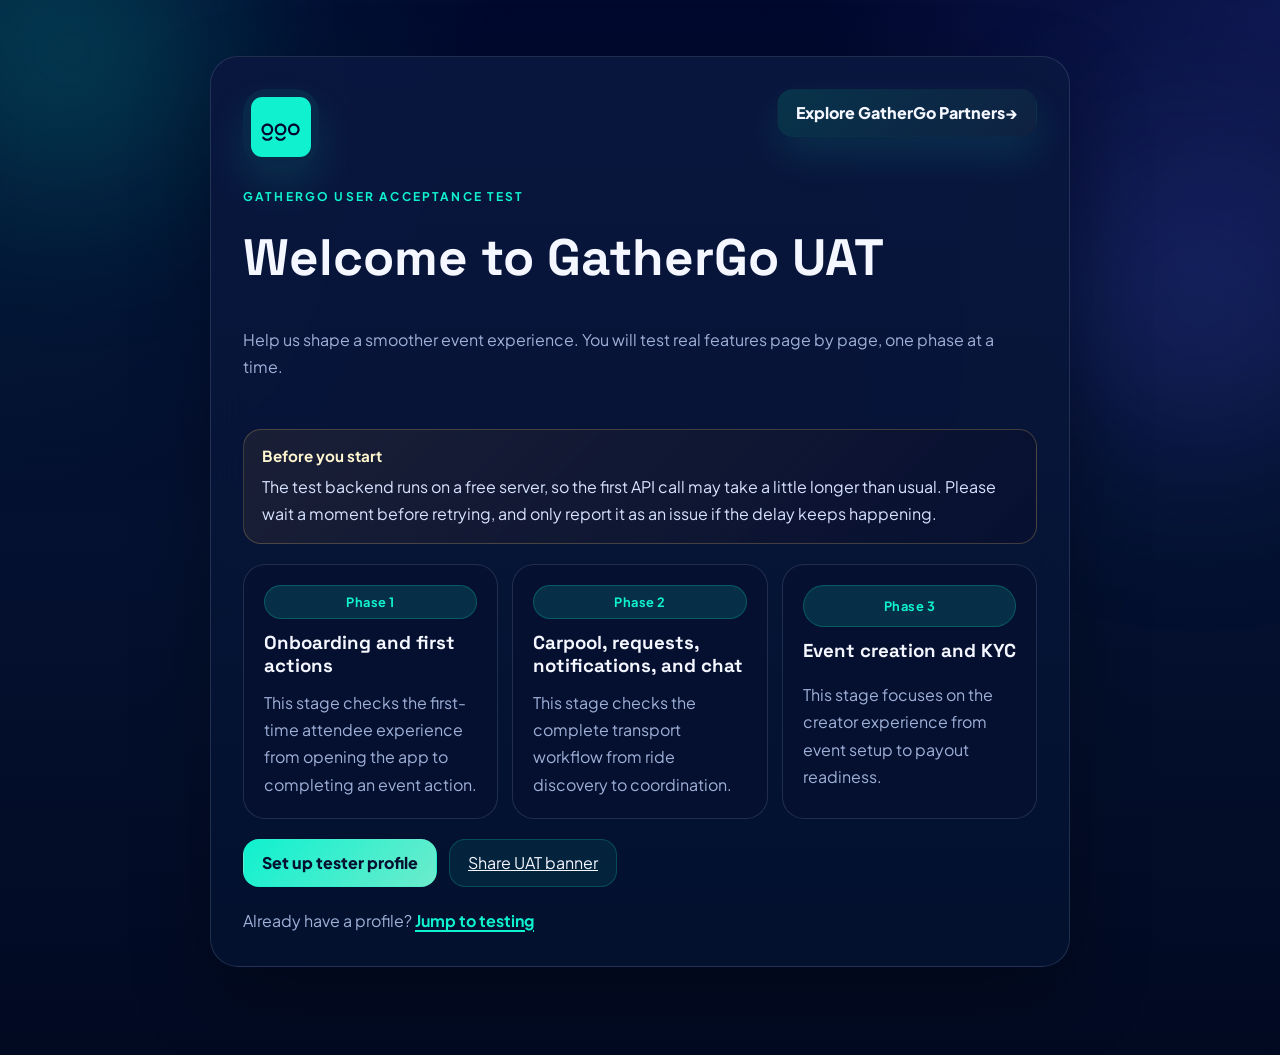
<file: index.html>
<!doctype html>
<html lang="en">
  <head>
    <meta charset="UTF-8" />
    <meta name="viewport" content="width=device-width, initial-scale=1.0" />
    <title>GatherGo UAT Hub</title>
    <meta
      name="description"
      content="A lightweight GatherGo user acceptance testing hub with phased instructions, ratings, comments, and issue reporting."
    />
    <link rel="preconnect" href="https://fonts.googleapis.com" />
    <link rel="preconnect" href="https://fonts.gstatic.com" crossorigin />
    <link
      href="https://fonts.googleapis.com/css2?family=Plus+Jakarta+Sans:wght@400;500;600;700;800&family=Space+Grotesk:wght@500;700&display=swap"
      rel="stylesheet"
    />
    <link rel="stylesheet" href="./styles.css" />
  </head>
  <body>
    <div class="app-shell"></div>

    <div id="toast-root" class="toast-root" aria-live="polite" aria-atomic="true"></div>

    <script src="./config.js"></script>
    <script src="./script.js"></script>
  </body>
</html>
</file>
<file: styles.css>
*,
*::before,
*::after {
  box-sizing: border-box;
}

:root {
  --bg: #01082e;
  --bg-soft: #03122f;
  --bg-mid: #0a173f;
  --card: rgba(10, 23, 63, 0.88);
  --card-strong: rgba(16, 28, 69, 0.96);
  --line: rgba(159, 176, 216, 0.18);
  --line-strong: rgba(15, 241, 207, 0.28);
  --accent: #0ff1cf;
  --accent-soft: rgba(15, 241, 207, 0.12);
  --accent-glow: rgba(15, 241, 207, 0.18);
  --success: #65f5c7;
  --warning: #ffd76a;
  --danger: #ff8fa9;
  --text: #f4f7ff;
  --muted: #9fb0d8;
  --muted-strong: #d8e3ff;
  --shadow: 0 32px 80px rgba(0, 0, 0, 0.28);
  --radius: 28px;
  --radius-sm: 18px;
  --transition: 180ms ease;
}

html {
  scroll-behavior: smooth;
}

body {
  margin: 0;
  min-height: 100vh;
  background:
    radial-gradient(circle at top left, rgba(15, 241, 207, 0.09), transparent 30%),
    radial-gradient(circle at top right, rgba(86, 105, 255, 0.16), transparent 28%),
    linear-gradient(180deg, #01082e 0%, #041130 50%, #020a22 100%);
  color: var(--text);
  font-family: "Plus Jakarta Sans", "Segoe UI", sans-serif;
}

button,
input,
select,
textarea {
  font: inherit;
}

button {
  cursor: pointer;
}

a {
  color: inherit;
}

.app-shell {
  position: relative;
  overflow: hidden;
  width: min(1240px, calc(100% - 32px));
  margin: 0 auto;
  padding: 24px 0 56px;
}

.ambient {
  position: fixed;
  border-radius: 999px;
  filter: blur(90px);
  pointer-events: none;
  z-index: 0;
}

.ambient-left {
  top: -80px;
  left: -60px;
  width: 260px;
  height: 260px;
  background: rgba(15, 241, 207, 0.18);
}

.ambient-right {
  right: -80px;
  top: 140px;
  width: 320px;
  height: 320px;
  background: rgba(86, 105, 255, 0.18);
}

.panel {
  position: relative;
  z-index: 1;
  background: linear-gradient(180deg, rgba(10, 23, 63, 0.94), rgba(3, 18, 47, 0.94));
  border: 1px solid var(--line);
  border-radius: var(--radius);
  box-shadow: var(--shadow);
  backdrop-filter: blur(18px);
}

.welcome-container,
.profile-container {
  position: relative;
  z-index: 1;
}

.welcome-card,
.profile-card {
  display: grid;
  gap: 20px;
  padding: 32px;
}

.welcome-topline {
  display: flex;
  align-items: flex-start;
  justify-content: space-between;
  gap: 16px;
}

.welcome-logo,
.profile-logo {
  margin-bottom: 4px;
}

.welcome-top-cta {
  background:
    linear-gradient(135deg, rgba(15, 241, 207, 0.16), rgba(124, 231, 255, 0.08)),
    rgba(7, 16, 49, 0.9);
  color: var(--text);
  border-color: rgba(15, 241, 207, 0.28);
  box-shadow: 0 18px 40px rgba(15, 241, 207, 0.12);
  font-weight: 800;
  text-decoration: none;
  white-space: nowrap;
}

.welcome-top-cta:hover:not(:disabled) {
  border-color: rgba(15, 241, 207, 0.4);
  box-shadow: 0 24px 52px rgba(15, 241, 207, 0.18);
}

.welcome-title {
  margin: 0;
  font-family: "Space Grotesk", "Plus Jakarta Sans", sans-serif;
  font-size: clamp(2.2rem, 4vw, 3.8rem);
  line-height: 1.02;
}

.welcome-copy,
.profile-copy {
  margin: 0;
}

.welcome-phase-grid {
  display: grid;
  grid-template-columns: repeat(3, minmax(0, 1fr));
  gap: 14px;
}

.service-disclaimer {
  display: grid;
  gap: 8px;
  padding: 16px 18px;
  border-radius: 18px;
  border: 1px solid rgba(255, 215, 106, 0.22);
  background:
    linear-gradient(135deg, rgba(255, 215, 106, 0.08), rgba(7, 16, 49, 0.94)),
    rgba(7, 16, 49, 0.86);
}

.service-disclaimer strong {
  color: #fff6cf;
  font-size: 0.95rem;
}

.service-disclaimer p {
  margin: 0;
  color: var(--muted-strong);
  line-height: 1.7;
}

.welcome-phase-card {
  display: grid;
  gap: 12px;
  padding: 20px;
  border-radius: 22px;
  border: 1px solid var(--line);
  background: rgba(7, 16, 49, 0.82);
}

.welcome-phase-card h3,
.profile-card h2 {
  margin: 0;
  font-family: "Space Grotesk", "Plus Jakarta Sans", sans-serif;
}

.welcome-phase-card p,
.welcome-footer {
  margin: 0;
  color: var(--muted);
  line-height: 1.7;
}

.button-link {
  padding: 0;
  border: 0;
  background: transparent;
  color: var(--accent);
  font-weight: 700;
  text-decoration: underline;
  text-decoration-thickness: 1.5px;
  text-underline-offset: 3px;
}

.button-link:hover {
  color: #76ffe8;
}

.hero {
  display: grid;
  grid-template-columns: minmax(0, 1.4fr) minmax(320px, 0.9fr);
  gap: 24px;
  padding: 28px;
}

.brand-row {
  display: flex;
  align-items: flex-start;
  gap: 18px;
}

.logo-mark {
  width: 76px;
  height: 76px;
  flex: 0 0 auto;
  border-radius: 24px;
  background: rgba(15, 241, 207, 0.08);
  padding: 8px;
  box-shadow: 0 20px 44px rgba(15, 241, 207, 0.12);
}

.logo-mark svg {
  display: block;
  width: 100%;
  height: 100%;
}

.eyebrow,
.section-label {
  margin: 0 0 8px;
  color: var(--accent);
  text-transform: uppercase;
  letter-spacing: 0.18em;
  font-size: 0.75rem;
  font-weight: 700;
}

.hero h1,
.section-heading h2,
.phase-heading h2 {
  margin: 0;
  font-family: "Space Grotesk", "Plus Jakarta Sans", sans-serif;
  line-height: 1.02;
}

.hero h1 {
  font-size: clamp(2.3rem, 4vw, 4.4rem);
  max-width: 11ch;
}

.hero-description,
.muted-copy,
.phase-summary,
.helper-copy,
.meta-copy,
.empty-copy {
  color: var(--muted);
  line-height: 1.7;
}

.hero-description {
  max-width: 65ch;
  margin: 22px 0 28px;
  font-size: 1rem;
}

.hero-points {
  display: grid;
  grid-template-columns: repeat(3, minmax(0, 1fr));
  gap: 12px;
}

.pill-card,
.hero-panel-card,
.feedback-box,
.summary-box,
.step-card,
.phase-banner,
.note-box,
.invite-card,
.stat-card {
  border-radius: 22px;
  border: 1px solid var(--line);
  background: rgba(7, 16, 49, 0.86);
}

.pill-card {
  min-height: 110px;
  padding: 16px;
}

.pill-label {
  display: inline-flex;
  align-items: center;
  padding: 6px 10px;
  border-radius: 999px;
  background: var(--accent-soft);
  color: var(--accent);
  font-size: 0.75rem;
  font-weight: 700;
  letter-spacing: 0.08em;
  text-transform: uppercase;
}

.pill-card strong {
  display: block;
  margin-top: 14px;
  font-size: 1rem;
  line-height: 1.45;
}

.hero-panel {
  display: flex;
  flex-direction: column;
  gap: 16px;
}

.hero-panel-card {
  padding: 18px;
}

.row-between,
.phase-topline,
.step-topline,
.inline-group,
.summary-header,
.invite-header,
.nav-item-topline,
.phase-progress-header {
  display: flex;
  align-items: center;
  justify-content: space-between;
  gap: 12px;
}

.status-badge {
  display: inline-flex;
  align-items: center;
  justify-content: center;
  min-height: 34px;
  padding: 6px 12px;
  border-radius: 999px;
  font-size: 0.8rem;
  font-weight: 700;
  letter-spacing: 0.04em;
  border: 1px solid transparent;
}

.status-badge.open {
  background: rgba(15, 241, 207, 0.14);
  color: var(--accent);
  border-color: rgba(15, 241, 207, 0.22);
}

.status-badge.complete {
  background: rgba(101, 245, 199, 0.14);
  color: var(--success);
  border-color: rgba(101, 245, 199, 0.24);
}

.status-badge.locked {
  background: rgba(255, 215, 106, 0.14);
  color: var(--warning);
  border-color: rgba(255, 215, 106, 0.24);
}

.status-badge.blocked {
  background: rgba(255, 143, 169, 0.14);
  color: var(--danger);
  border-color: rgba(255, 143, 169, 0.24);
}

.status-badge.neutral {
  background: rgba(159, 176, 216, 0.12);
  color: var(--muted-strong);
  border-color: var(--line);
}

.summary-stats {
  display: grid;
  grid-template-columns: repeat(3, minmax(0, 1fr));
  gap: 10px;
  margin-top: 18px;
}

.stat-card {
  padding: 14px;
}

.stat-label {
  display: block;
  color: var(--muted);
  font-size: 0.78rem;
  margin-bottom: 10px;
}

.stat-card strong {
  font-size: 1.1rem;
}

.phase-rail {
  display: grid;
  gap: 12px;
  margin-top: 18px;
}

.phase-rail-item {
  padding: 14px;
  border-radius: 18px;
  background: rgba(11, 21, 58, 0.88);
  border: 1px solid var(--line);
}

.phase-rail-item strong,
.phase-nav-item strong {
  display: block;
  margin-bottom: 4px;
  font-size: 0.98rem;
}

.phase-nav-item strong,
.phase-nav-item .nav-helper {
  color: var(--text);
}

.phase-meta,
.step-meta,
.nav-helper,
.inline-status,
.progress-copy,
.release-copy {
  color: var(--muted);
  font-size: 0.9rem;
}

.hero-actions,
.profile-actions,
.phase-actions,
.summary-actions,
.feedback-actions,
.invite-actions {
  display: flex;
  flex-wrap: wrap;
  gap: 12px;
}

.button {
  min-height: 48px;
  padding: 12px 18px;
  border-radius: 16px;
  border: 1px solid transparent;
  transition:
    transform var(--transition),
    background var(--transition),
    border-color var(--transition),
    opacity var(--transition);
}

.button:hover:not(:disabled) {
  transform: translateY(-1px);
}

.button:disabled {
  cursor: not-allowed;
  opacity: 0.6;
}

.button-primary {
  background: linear-gradient(135deg, #0ff1cf, #6ceccc);
  color: #041130;
  font-weight: 800;
}

.button-secondary {
  background: rgba(15, 241, 207, 0.08);
  color: var(--text);
  border-color: rgba(15, 241, 207, 0.2);
}

.button-ghost {
  background: transparent;
  color: var(--muted-strong);
  border-color: var(--line);
}

.main-layout {
  position: relative;
  z-index: 1;
  display: grid;
  gap: 18px;
  margin-top: 18px;
}

.testing-layout {
  max-width: 1040px;
  margin: 0 auto;
}

.profile-panel,
.profile-summary-panel,
.phase-nav,
.phase-section {
  padding: 24px;
}

.section-heading {
  display: flex;
  align-items: flex-end;
  justify-content: space-between;
  gap: 18px;
  margin-bottom: 18px;
}

.profile-form,
.feedback-form,
.summary-form {
  display: grid;
  gap: 14px;
}

.profile-form {
  grid-template-columns: repeat(4, minmax(0, 1fr));
  align-items: end;
}

.profile-form-single {
  display: grid;
  gap: 16px;
}

.profile-topline {
  display: flex;
  align-items: center;
  gap: 18px;
}

.profile-form label,
.profile-form-single label,
.feedback-form label,
.review-form label,
.summary-form label {
  display: grid;
  gap: 8px;
  color: var(--muted-strong);
  font-weight: 600;
}

input,
select,
textarea {
  width: 100%;
  padding: 14px 15px;
  border-radius: 16px;
  border: 1px solid rgba(143, 161, 203, 0.2);
  background: rgba(4, 17, 48, 0.88);
  color: var(--text);
  transition:
    border-color var(--transition),
    box-shadow var(--transition),
    background var(--transition);
}

input:focus,
select:focus,
textarea:focus {
  outline: none;
  border-color: rgba(15, 241, 207, 0.48);
  box-shadow: 0 0 0 4px rgba(15, 241, 207, 0.12);
}

textarea {
  min-height: 126px;
  resize: vertical;
}

.phase-nav {
  display: grid;
  grid-template-columns: repeat(3, minmax(0, 1fr));
  gap: 14px;
}

.phase-nav-item {
  border-radius: 22px;
  border: 1px solid var(--line);
  background: rgba(7, 16, 49, 0.78);
  padding: 18px;
  text-align: left;
  transition:
    border-color var(--transition),
    transform var(--transition),
    box-shadow var(--transition);
}

.phase-nav-item:hover {
  transform: translateY(-2px);
  border-color: var(--line-strong);
  box-shadow: 0 18px 36px rgba(0, 0, 0, 0.22);
}

.phase-nav-item.is-current {
  border-color: rgba(15, 241, 207, 0.42);
  box-shadow: 0 18px 42px rgba(15, 241, 207, 0.14);
}

.phases-root {
  display: grid;
  gap: 18px;
}

.phase-section {
  display: grid;
  gap: 20px;
}

.phase-heading {
  display: grid;
  gap: 12px;
}

.phase-heading h2 {
  font-size: clamp(1.6rem, 2.2vw, 2.4rem);
}

.phase-topline {
  align-items: flex-start;
}

.phase-objectives,
.step-list,
.watch-list {
  margin: 0;
  padding-left: 18px;
  color: var(--muted);
  display: grid;
  gap: 10px;
  line-height: 1.65;
}

.phase-objectives strong,
.step-card strong,
.summary-box strong,
.invite-card strong {
  color: var(--text);
}

.phase-banner,
.note-box,
.invite-card {
  padding: 18px;
}

.phase-progress {
  display: grid;
  gap: 10px;
}

.progress-bar {
  position: relative;
  height: 10px;
  border-radius: 999px;
  background: rgba(143, 161, 203, 0.12);
  overflow: hidden;
}

.progress-bar > span {
  position: absolute;
  inset: 0 auto 0 0;
  border-radius: inherit;
  background: linear-gradient(135deg, #0ff1cf, #7ce7ff);
  box-shadow: 0 0 26px rgba(15, 241, 207, 0.24);
}

.steps-grid {
  display: grid;
  gap: 16px;
}

.step-card {
  display: grid;
  gap: 18px;
  padding: 20px;
}

.step-topline {
  align-items: flex-start;
}

.step-number {
  display: inline-flex;
  align-items: center;
  justify-content: center;
  width: 38px;
  height: 38px;
  border-radius: 12px;
  background: rgba(15, 241, 207, 0.14);
  color: var(--accent);
  font-weight: 800;
}

.step-header {
  display: grid;
  gap: 4px;
  flex: 1;
}

.step-title {
  margin: 0;
  font-size: 1.08rem;
}

.step-subtitle {
  margin: 0;
  color: var(--muted);
  line-height: 1.65;
}

.step-layout {
  display: grid;
  grid-template-columns: minmax(0, 1fr) minmax(310px, 0.9fr);
  gap: 18px;
}

.meta-stack {
  display: flex;
  flex-wrap: wrap;
  gap: 10px;
}

.meta-chip {
  display: inline-flex;
  align-items: center;
  min-height: 36px;
  padding: 8px 12px;
  border-radius: 999px;
  background: rgba(15, 241, 207, 0.08);
  color: var(--muted-strong);
  border: 1px solid rgba(15, 241, 207, 0.16);
  font-size: 0.82rem;
}

.task-check {
  display: inline-flex;
  align-items: center;
  gap: 10px;
  color: var(--muted-strong);
  font-weight: 600;
}

.task-check input {
  width: 18px;
  height: 18px;
  margin: 0;
  accent-color: var(--accent);
}

.feedback-box,
.summary-box {
  padding: 18px;
}

.feedback-box .section-label,
.summary-box .section-label {
  margin-bottom: 12px;
}

.rating-row {
  display: flex;
  flex-wrap: wrap;
  gap: 10px;
}

.rating-chip {
  min-width: 64px;
  min-height: 46px;
  padding: 10px 12px;
  border-radius: 16px;
  border: 1px solid var(--line);
  background: rgba(11, 21, 58, 0.88);
  color: var(--muted-strong);
  font-weight: 700;
}

.rating-chip.is-selected {
  border-color: rgba(15, 241, 207, 0.34);
  background: rgba(15, 241, 207, 0.12);
  color: var(--accent);
}

.tag-row {
  display: flex;
  flex-wrap: wrap;
  gap: 10px;
}

.tag-chip {
  min-height: 38px;
  padding: 8px 12px;
  border-radius: 999px;
  border: 1px solid var(--line);
  background: transparent;
  color: var(--muted-strong);
  font-weight: 600;
}

.tag-chip.is-selected {
  background: rgba(15, 241, 207, 0.1);
  border-color: rgba(15, 241, 207, 0.28);
  color: var(--accent);
}

.severity-row {
  display: grid;
  grid-template-columns: minmax(0, 1fr) minmax(0, 1.4fr);
  gap: 12px;
}

.helper-copy {
  margin: 0;
  font-size: 0.92rem;
}

.phase-section.is-disabled .step-card,
.phase-section.is-disabled .summary-box {
  opacity: 0.62;
}

.phase-section.is-disabled .feedback-box *,
.phase-section.is-disabled .summary-box * {
  pointer-events: none;
}

.phase-section.is-disabled .button[data-allow-while-disabled="true"] {
  pointer-events: auto;
}

.summary-box {
  display: grid;
  gap: 16px;
}

.summary-form {
  grid-template-columns: minmax(0, 1fr) minmax(0, 1fr);
}

.summary-form .full-span {
  grid-column: 1 / -1;
}

.invite-card {
  display: grid;
  gap: 14px;
  background:
    linear-gradient(135deg, rgba(15, 241, 207, 0.12), rgba(10, 23, 63, 0.94)),
    rgba(7, 16, 49, 0.86);
  border-color: rgba(15, 241, 207, 0.24);
}

.invite-message {
  margin: 0;
  padding: 16px;
  border-radius: 16px;
  background: rgba(4, 17, 48, 0.82);
  border: 1px solid rgba(15, 241, 207, 0.14);
  color: var(--muted-strong);
  line-height: 1.7;
  white-space: pre-wrap;
}

.inline-status {
  min-height: 24px;
}

.inline-status.success {
  color: var(--success);
}

.inline-status.warning {
  color: var(--warning);
}

.inline-status.error {
  color: var(--danger);
}

.phase-nav-item.is-selected {
  border-color: rgba(15, 241, 207, 0.42);
  box-shadow: 0 18px 42px rgba(15, 241, 207, 0.14);
}

.stage-shell {
  padding: 24px;
}

.stage-header {
  display: grid;
  gap: 14px;
}

.stage-header h2 {
  margin: 0;
  font-family: "Space Grotesk", "Plus Jakarta Sans", sans-serif;
  font-size: clamp(1.5rem, 2.2vw, 2.1rem);
}

.stage-header-minimal {
  gap: 8px;
}

.stage-page {
  margin-top: 18px;
}

.gate-box,
.page-frame {
  display: grid;
  gap: 18px;
  padding: 22px;
  border-radius: 24px;
  border: 1px solid var(--line);
  background: rgba(7, 16, 49, 0.86);
}

.page-title {
  margin: 0;
  font-family: "Space Grotesk", "Plus Jakarta Sans", sans-serif;
  font-size: clamp(1.5rem, 2.2vw, 2.2rem);
}

.page-copy,
.page-note {
  margin: 0;
  color: var(--muted);
  line-height: 1.7;
}

.page-grid {
  display: grid;
  grid-template-columns: repeat(2, minmax(0, 1fr));
  gap: 16px;
}

.page-panel {
  padding: 18px;
  border-radius: 18px;
  border: 1px solid var(--line);
  background: rgba(4, 17, 48, 0.82);
}

.page-panel-support {
  display: grid;
  gap: 16px;
  background:
    linear-gradient(135deg, rgba(20, 217, 196, 0.12), rgba(4, 17, 48, 0.92)),
    rgba(4, 17, 48, 0.82);
  border-color: rgba(20, 217, 196, 0.24);
}

.page-panel-title {
  margin: 0 0 12px;
  font-size: 1rem;
}

.page-panel-copy {
  margin: 0;
  color: var(--muted);
  line-height: 1.65;
}

.page-list {
  margin: 0;
  padding-left: 18px;
  display: grid;
  gap: 10px;
  color: var(--muted-strong);
  line-height: 1.65;
}

.wizard-controls {
  display: flex;
  flex-wrap: wrap;
  gap: 12px;
  align-items: center;
}

.page-action-link {
  display: inline-flex;
  align-items: center;
  justify-content: center;
  text-decoration: none;
  width: fit-content;
}

.page-panel-photo {
  display: grid;
  gap: 16px;
}

.page-photo-topline {
  display: flex;
  flex-wrap: wrap;
  gap: 12px;
  align-items: flex-start;
  justify-content: space-between;
}

.page-photo-remove {
  align-self: flex-start;
}

.page-photo-actions {
  display: grid;
  gap: 12px;
}

.page-upload-trigger {
  position: relative;
  overflow: hidden;
  width: fit-content;
  cursor: pointer;
}

.page-upload-input {
  position: absolute;
  inset: 0;
  opacity: 0;
  cursor: pointer;
}

.step-photo-preview {
  display: grid;
  gap: 10px;
  margin: 0;
  padding: 12px;
  border-radius: 18px;
  border: 1px solid rgba(15, 241, 207, 0.16);
  background: rgba(1, 8, 46, 0.46);
}

.step-photo-image {
  width: 100%;
  max-height: 320px;
  object-fit: cover;
  border-radius: 14px;
  display: block;
}

.step-photo-preview figcaption {
  display: grid;
  gap: 4px;
  color: var(--muted-strong);
  line-height: 1.5;
}

.step-photo-preview figcaption span {
  color: var(--muted);
  font-size: 0.92rem;
}

.review-form {
  display: grid;
  gap: 16px;
}

.submission-celebration {
  position: relative;
  display: grid;
  justify-items: center;
  gap: 18px;
  min-height: 520px;
  padding: 42px 22px;
  align-content: center;
  border-radius: 24px;
  overflow: hidden;
  border: 1px solid rgba(20, 217, 196, 0.22);
  background:
    radial-gradient(circle at 20% 18%, rgba(20, 217, 196, 0.14), transparent 24%),
    radial-gradient(circle at 82% 20%, rgba(138, 194, 255, 0.14), transparent 22%),
    linear-gradient(155deg, rgba(15, 36, 114, 0.92), rgba(4, 18, 79, 0.94));
  box-shadow: 0 28px 72px rgba(0, 0, 0, 0.24);
}

.submission-orb {
  position: absolute;
  border-radius: 999px;
  filter: blur(12px);
  mix-blend-mode: screen;
  animation: submission-orbit 4.6s ease-in-out infinite alternate;
  pointer-events: none;
}

.submission-orb-a {
  width: 180px;
  height: 180px;
  top: -28px;
  left: -22px;
  background: rgba(20, 217, 196, 0.2);
}

.submission-orb-b {
  width: 140px;
  height: 140px;
  top: 12px;
  right: -16px;
  background: rgba(138, 194, 255, 0.18);
  animation-delay: 0.8s;
}

.submission-orb-c {
  width: 110px;
  height: 110px;
  right: 24%;
  bottom: -18px;
  background: rgba(255, 217, 152, 0.16);
  animation-delay: 1.4s;
}

.submission-title {
  position: relative;
  z-index: 1;
  margin: 0;
  font-family: "Space Grotesk", "Plus Jakarta Sans", sans-serif;
  font-size: clamp(1.4rem, 2.2vw, 2rem);
}

.submission-animation {
  position: relative;
  z-index: 1;
  width: min(100%, 420px);
}

.submission-animation svg {
  display: block;
  width: 100%;
  height: auto;
}

.submission-single,
.submission-multi {
  transform-origin: center;
  transition:
    opacity 0.75s ease,
    transform 0.75s cubic-bezier(0.34, 1.56, 0.64, 1);
}

.submission-single {
  opacity: 1;
  transform: translateY(0) scale(1);
}

.submission-multi {
  opacity: 0;
  transform: translateY(18px) scale(0.92);
}

.submission-eye-ring,
.submission-eye-path,
.submission-single-smile,
.submission-ring,
.submission-smile {
  fill: none;
  stroke: #14d9c4;
  stroke-linecap: round;
}

.submission-eye-ring,
.submission-eye-path,
.submission-single-smile {
  stroke-width: 7;
  transition:
    opacity 0.45s ease,
    r 0.45s ease;
}

.submission-eye-path,
[data-single-smile="curve"] {
  opacity: 0;
}

.submission-ring {
  stroke-width: 14;
  opacity: 0.95;
}

.submission-ring {
  filter: drop-shadow(0 0 10px rgba(20, 217, 196, 0.15));
}

.submission-smile {
  stroke-width: 14;
}

.submission-partner-link {
  position: relative;
  z-index: 1;
  display: inline-flex;
  align-items: center;
  justify-content: center;
  text-decoration: none;
}

.submission-actions {
  position: relative;
  z-index: 1;
  display: flex;
  flex-wrap: wrap;
  justify-content: center;
  gap: 12px;
}

.submission-secondary-link {
  text-decoration: none;
}

.instruction-comment {
  display: grid;
  gap: 8px;
  color: var(--muted-strong);
  font-weight: 600;
}

.stage-page-success {
  margin-top: 0;
}

.toast-root {
  position: fixed;
  right: 20px;
  bottom: 20px;
  z-index: 9;
  display: grid;
  gap: 10px;
}

.toast {
  min-width: 260px;
  max-width: min(440px, calc(100vw - 40px));
  padding: 14px 16px;
  border-radius: 16px;
  background: rgba(7, 16, 49, 0.96);
  border: 1px solid var(--line);
  box-shadow: var(--shadow);
  color: var(--muted-strong);
  animation: toast-in 240ms ease;
}

.toast.success {
  border-color: rgba(101, 245, 199, 0.28);
}

.toast.warning {
  border-color: rgba(255, 215, 106, 0.28);
}

.toast.error {
  border-color: rgba(255, 143, 169, 0.28);
}

@keyframes toast-in {
  from {
    opacity: 0;
    transform: translateY(12px);
  }

  to {
    opacity: 1;
    transform: translateY(0);
  }
}

@keyframes submission-orbit {
  from {
    transform: translateY(-14px) translateX(-8px);
  }

  to {
    transform: translateY(16px) translateX(12px);
  }
}

@media (max-width: 1120px) {
  .hero,
  .step-layout {
    grid-template-columns: 1fr;
  }

  .hero h1 {
    max-width: none;
  }

  .hero-points,
  .summary-stats,
  .phase-nav,
  .profile-form,
  .welcome-phase-grid {
    grid-template-columns: repeat(2, minmax(0, 1fr));
  }
}

@media (max-width: 760px) {
  .app-shell {
    width: min(100% - 20px, 1240px);
    padding-top: 12px;
  }

  .hero,
  .profile-panel,
  .profile-summary-panel,
  .phase-nav,
  .phase-section,
  .stage-shell,
  .welcome-card,
  .profile-card {
    padding: 18px;
  }

  .brand-row,
  .section-heading,
  .phase-topline,
  .summary-form,
  .severity-row {
    grid-template-columns: 1fr;
  }

  .brand-row,
  .section-heading,
  .phase-topline,
  .summary-header,
  .invite-header {
    display: grid;
  }

  .hero-points,
  .summary-stats,
  .phase-nav,
  .profile-form,
  .welcome-phase-grid {
    grid-template-columns: 1fr;
  }

  .page-grid {
    grid-template-columns: 1fr;
  }

  .page-photo-topline {
    display: grid;
  }

  .page-upload-trigger {
    width: 100%;
  }

  .submission-actions {
    width: 100%;
  }

  .submission-actions .button {
    width: 100%;
  }

  .welcome-topline {
    display: grid;
  }

  .welcome-top-cta {
    white-space: normal;
  }

  .profile-topline {
    align-items: flex-start;
  }

  .logo-mark {
    width: 64px;
    height: 64px;
  }

  .button {
    width: 100%;
  }
}
</file>
